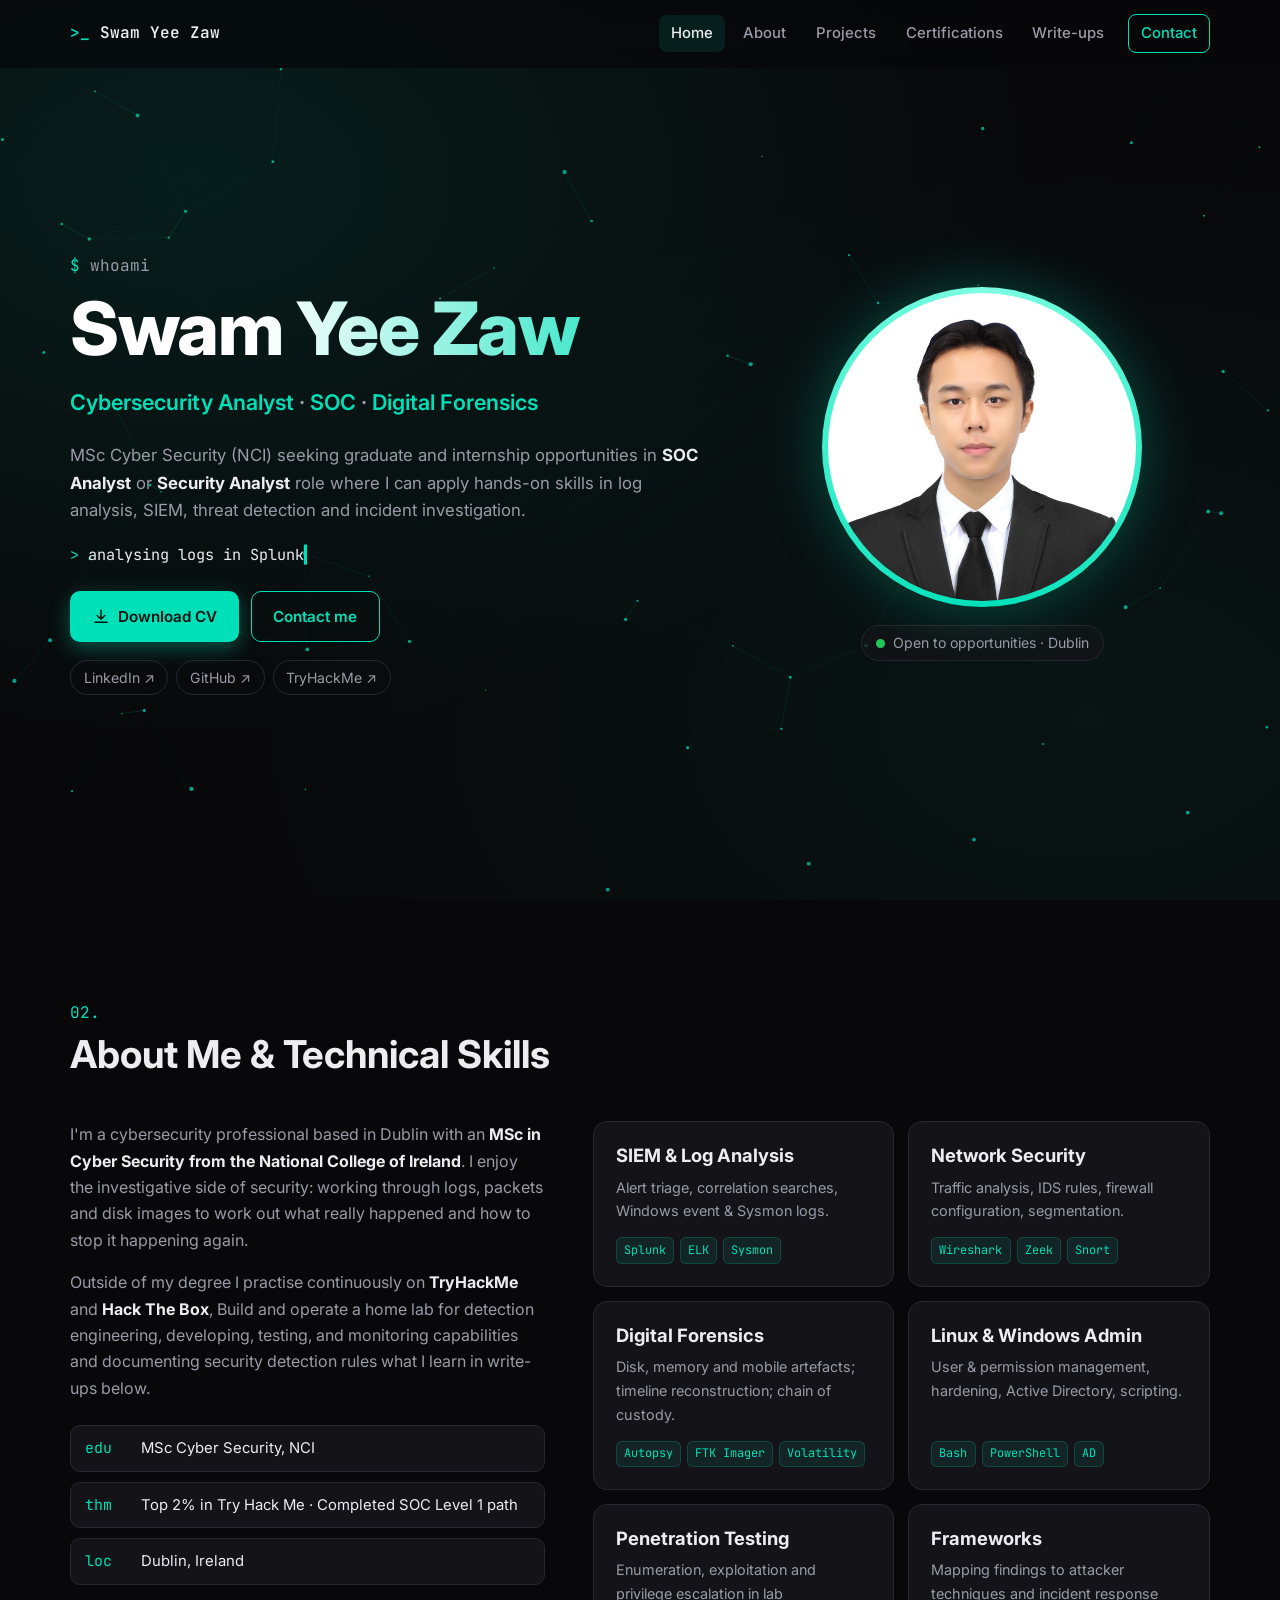
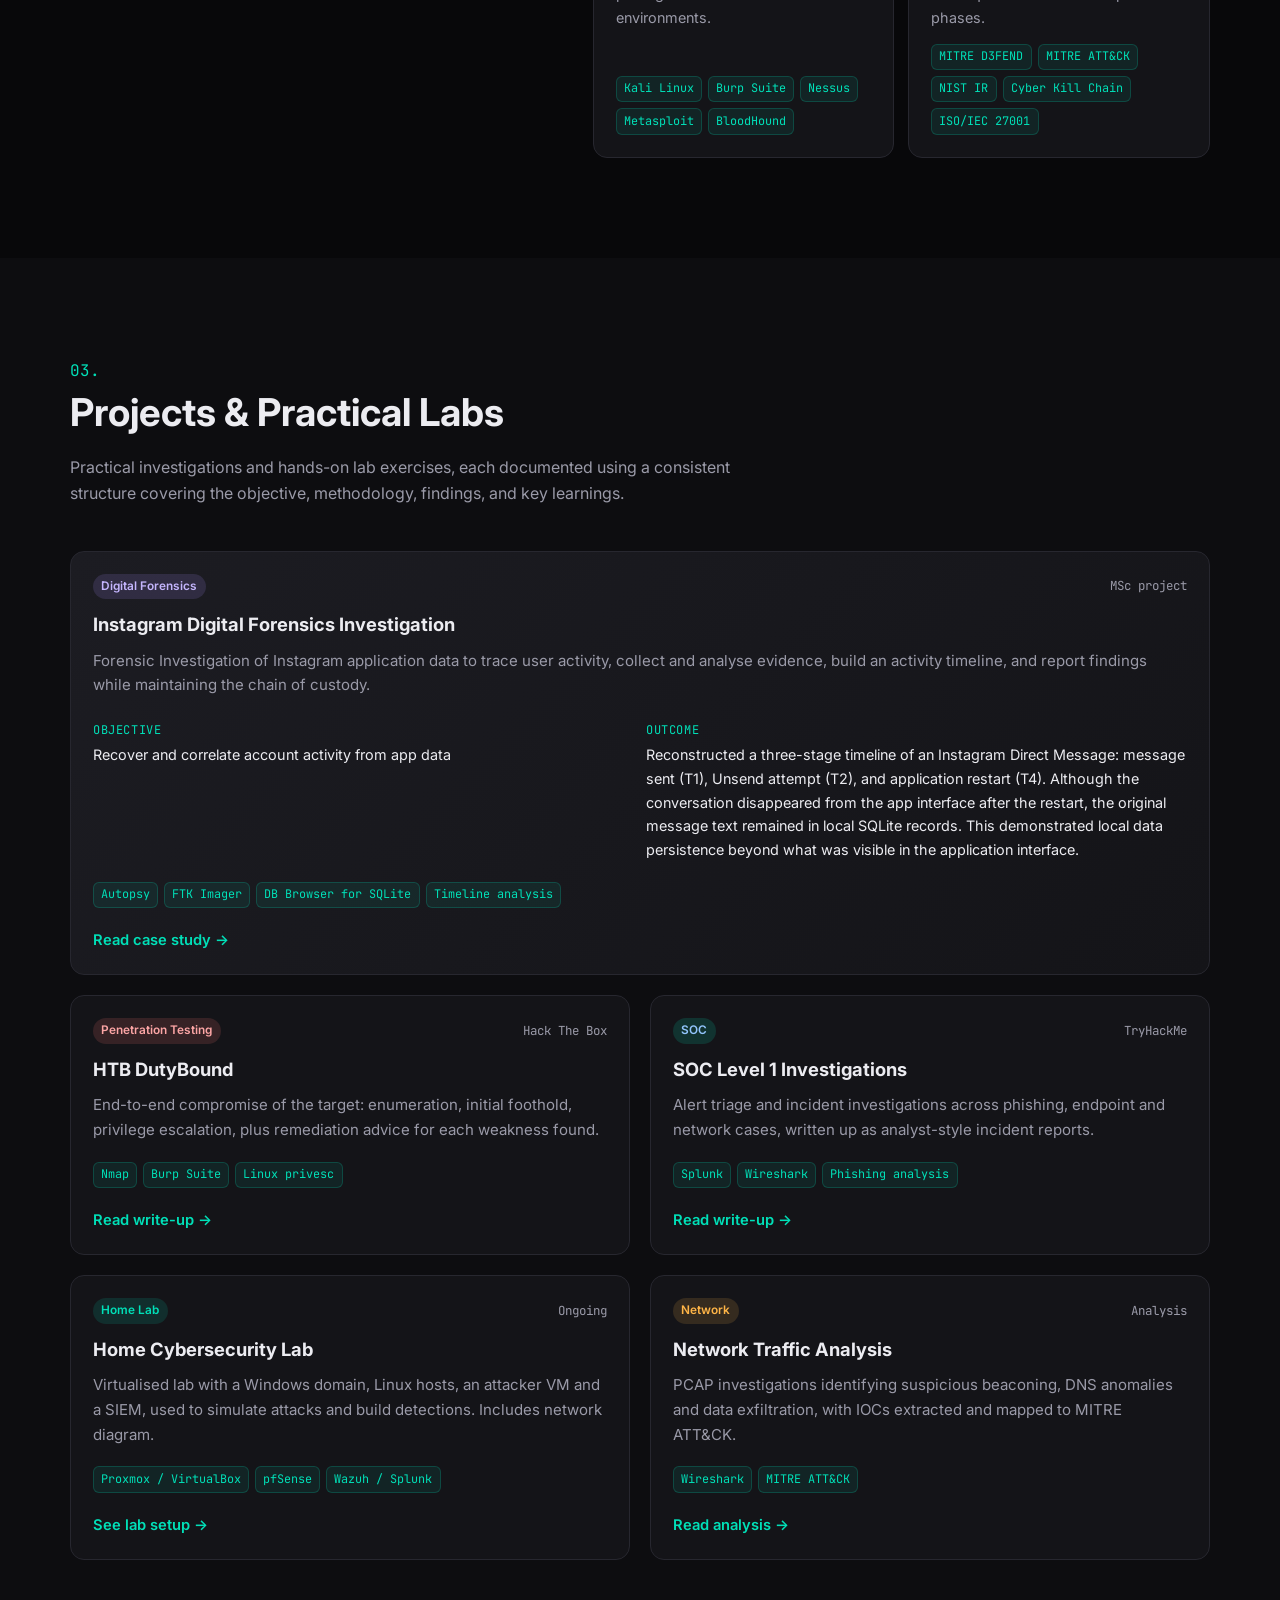
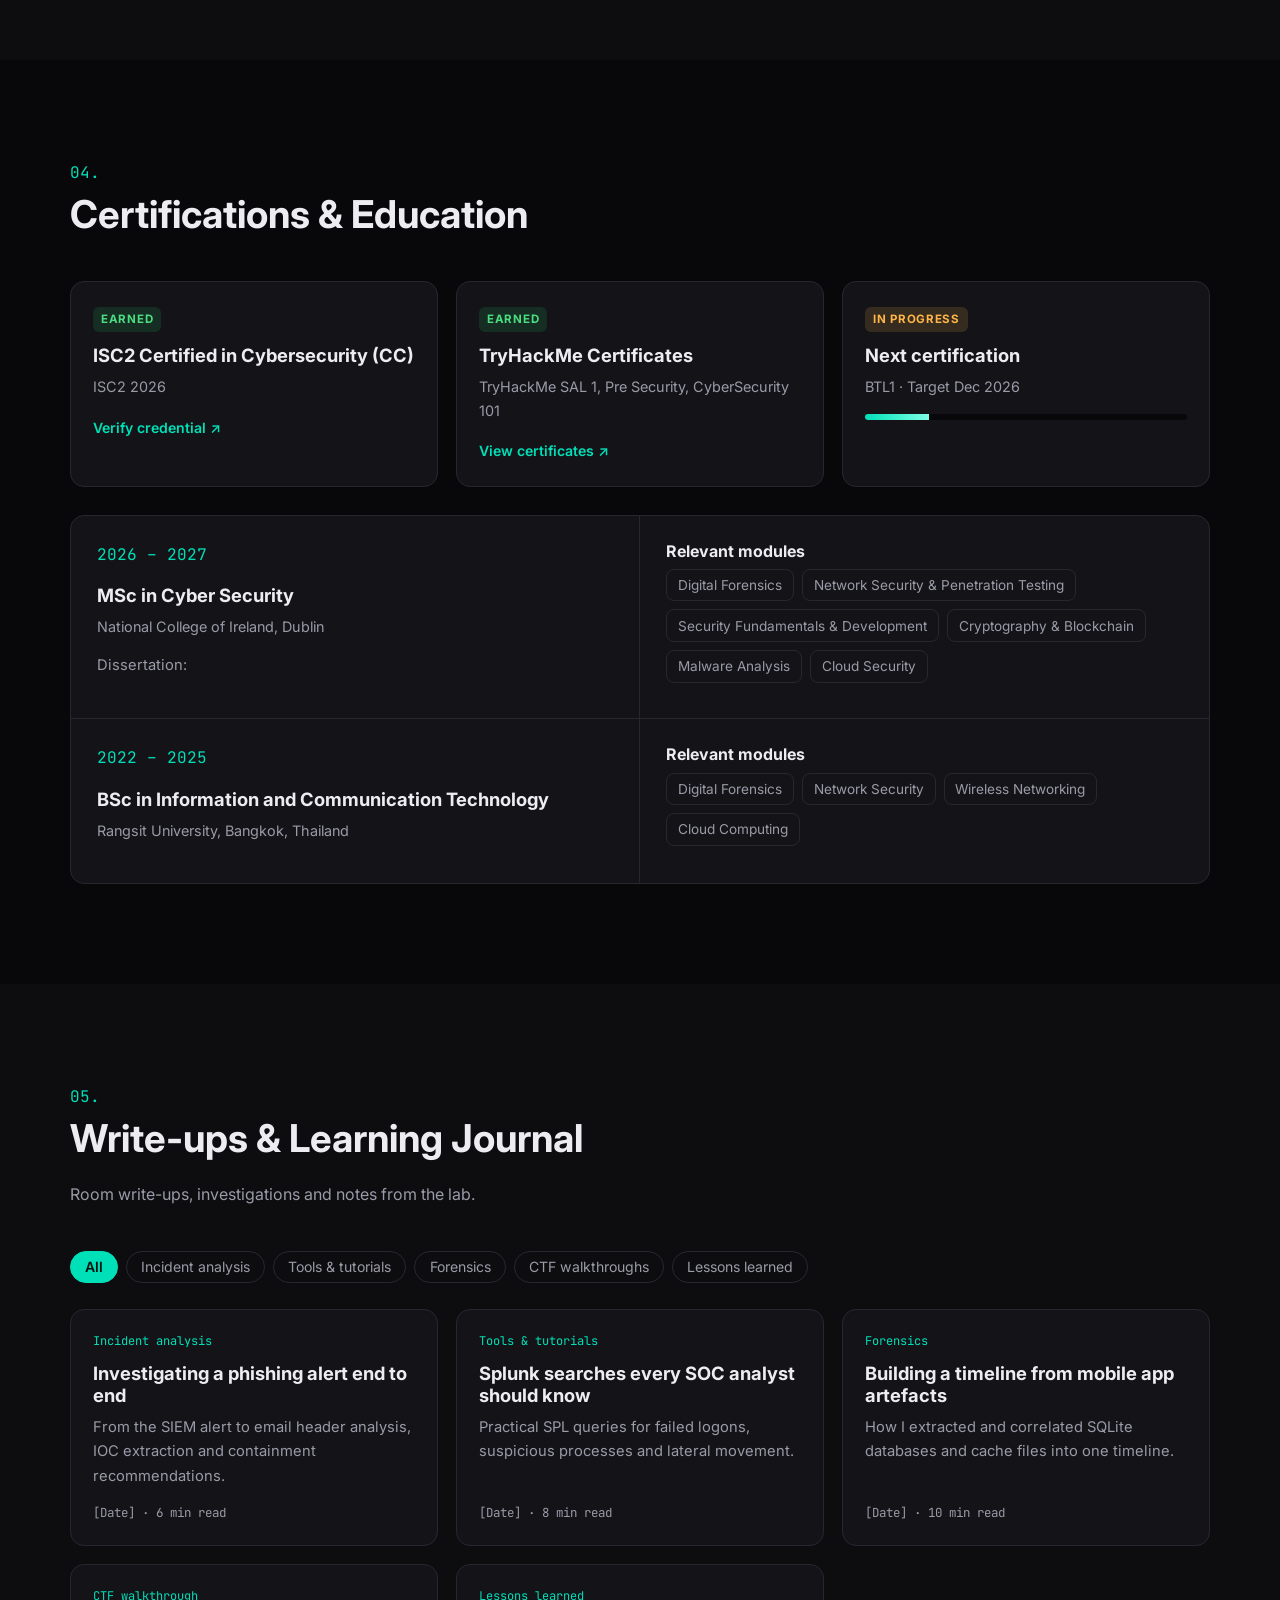
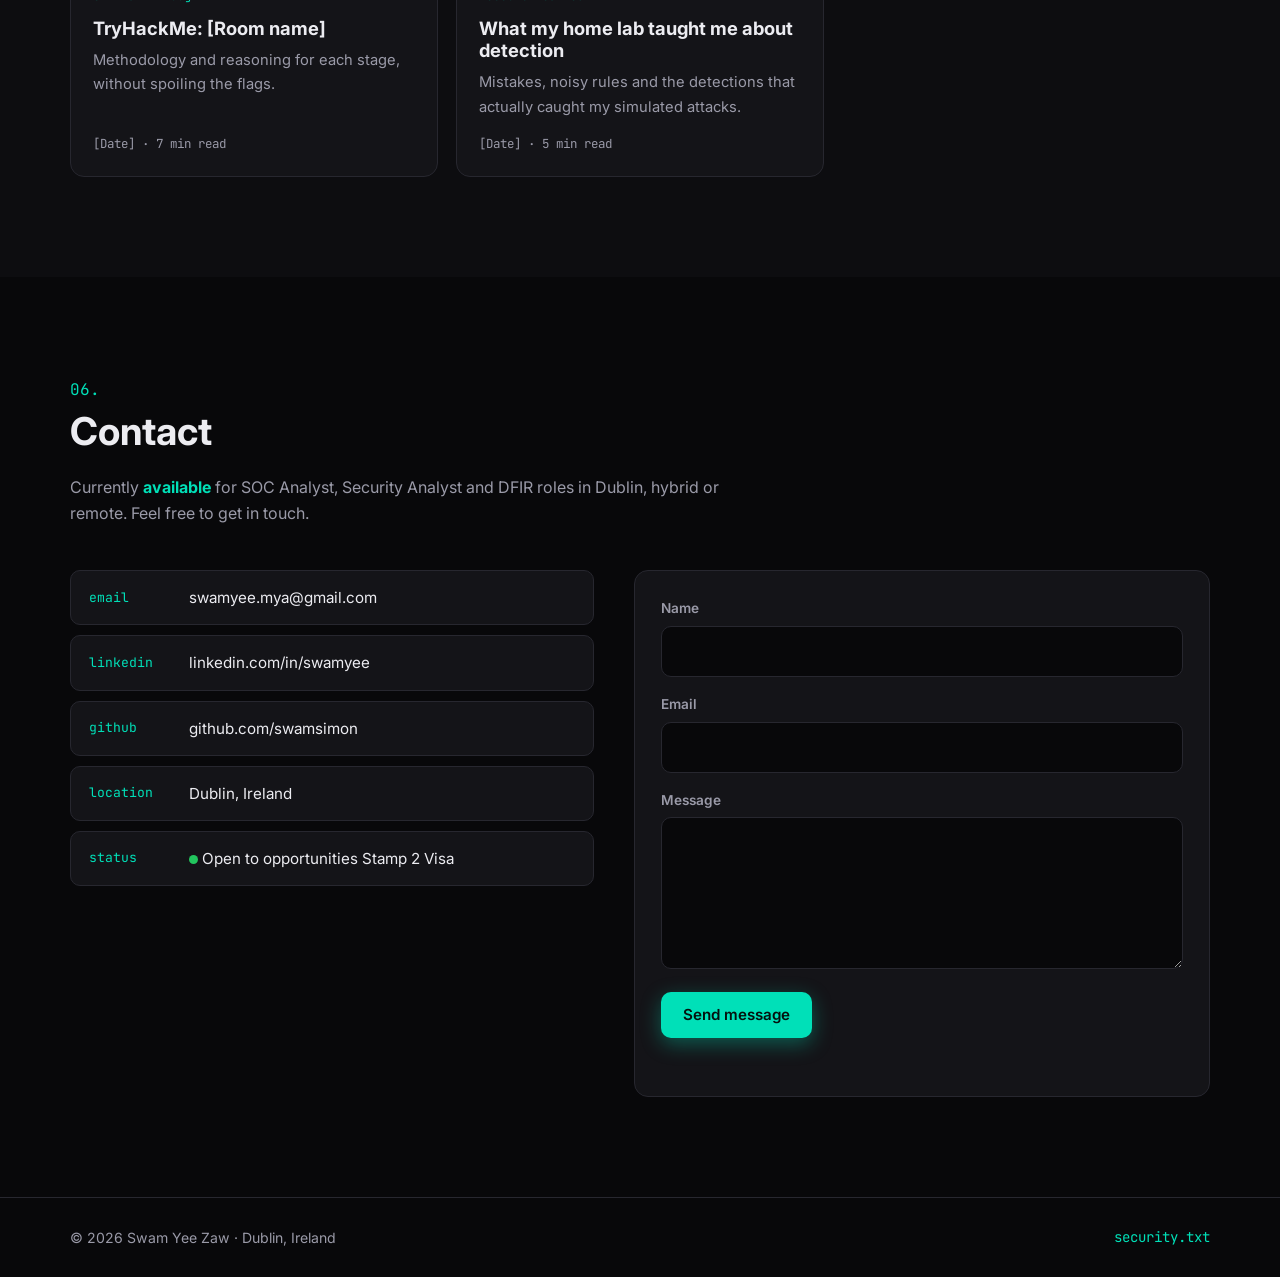
<file: index.html>
<!DOCTYPE html>
<html lang="en" class="no-js">
<head>
  <meta charset="UTF-8">
  <meta name="viewport" content="width=device-width, initial-scale=1.0">
  <meta name="theme-color" content="#08080a">
  <!-- EDIT: replace [Your Name] everywhere on this page (Ctrl+F) -->
  <title>  Swam Yee Zaw | Cybersecurity Analyst Portfolio</title>
  <meta name="description" content="Cybersecurity portfolio of Swam Yee Zaw – MSc Cyber Security (NCI), ISC2 CC. SOC, digital forensics, network security and hands-on labs. Based in Dublin, Ireland.">
  <meta property="og:title" content=" Swam Yee Zaw | Cybersecurity Analyst">
  <meta property="og:description" content="SOC, digital forensics and network security portfolio – Dublin, Ireland.">
  <meta property="og:type" content="website">
  <link rel="icon" href="assets/favicon.svg" type="image/svg+xml">
  <link rel="preconnect" href="https://fonts.googleapis.com">
  <link rel="preconnect" href="https://fonts.gstatic.com" crossorigin>
  <link href="https://fonts.googleapis.com/css2?family=Inter:wght@400;500;600;700;800&family=JetBrains+Mono:wght@400;600&display=swap" rel="stylesheet">
  <link rel="stylesheet" href="css/style.css">
</head>
<body>

  <a class="skip-link" href="#main">Skip to content</a>

  <!-- ============ NAVIGATION ============ -->
  <header class="nav" id="nav">
    <div class="nav__inner container">
      <a href="#home" class="nav__logo"><span class="accent">&gt;_</span> Swam Yee Zaw</a>
      <button class="nav__toggle" id="navToggle" aria-label="Open menu" aria-expanded="false" aria-controls="navMenu">
        <span></span><span></span><span></span>
      </button>
      <nav class="nav__menu" id="navMenu" aria-label="Main">
        <a href="#home" class="nav__link">Home</a>
        <a href="#about" class="nav__link">About</a>
        <a href="#projects" class="nav__link">Projects</a>
        <a href="#certifications" class="nav__link">Certifications</a>
        <a href="#writeups" class="nav__link">Write-ups</a>
        <a href="#contact" class="nav__link nav__link--cta">Contact</a>
      </nav>
    </div>
  </header>

  <main id="main">

    <!-- ============ 01. HOME ============ -->
    <section class="hero" id="home">
      <canvas id="particles" aria-hidden="true"></canvas>
      <div class="hero__inner container">
        <div class="hero__text">
          <p class="mono hero__prompt"><span class="accent">$</span> whoami</p>
          <h1 class="hero__name">Swam Yee Zaw</h1>
          <p class="hero__title">Cybersecurity Analyst <span class="dot">·</span> SOC <span class="dot">·</span> Digital Forensics</p>
          <!-- EDIT: your career objective, 1–2 sentences -->
          <p class="hero__objective">
            MSc Cyber Security (NCI) seeking graduate and internship opportunities in
            <strong>SOC Analyst</strong> or <strong>Security Analyst</strong> role where I can apply hands-on
            skills in log analysis, SIEM, threat detection and incident investigation.
          </p>
          <p class="mono hero__typing" aria-live="off"><span class="accent">&gt;</span> <span id="typed"></span><span class="caret">▍</span></p>

          <div class="hero__actions">
            <!-- EDIT: put your CV at assets/cv.pdf -->
            <a href="assets/CV.pdf" class="btn btn--primary" download>
              <svg viewBox="0 0 24 24" aria-hidden="true"><path d="M12 3v12m0 0-5-5m5 5 5-5M4 19h16" /></svg>
              Download CV
            </a>
            <a href="#contact" class="btn btn--ghost">Contact me</a>
          </div>

          <div class="hero__links">
            <!-- EDIT: your real profile URLs -->
            <a href="https://www.linkedin.com/in/swamyee" target="_blank" rel="noopener noreferrer" class="chip">LinkedIn ↗</a>
            <a href="https://github.com/swamsimon" target="_blank" rel="noopener noreferrer" class="chip">GitHub ↗</a>
            <a href="https://tryhackme.com/p/grindtilldawn" target="_blank" rel="noopener noreferrer" class="chip">TryHackMe ↗</a>
          </div>
        </div>

        <div class="hero__photo">
          <div class="avatar">
            <!-- EDIT: add assets/profile.jpg, then delete the initials span below -->
            <img src="assets/profile.jpg" alt="Portrait of Swam Yee Zaw" id="avatarImg">
            <span class="avatar__initials">YN</span>
          </div>
          <div class="status">
            <span class="status__dot"></span> Open to opportunities · Dublin
          </div>
        </div>
      </div>
    </section>

    <!-- ============ 02. ABOUT & SKILLS ============ -->
    <section class="section" id="about">
      <div class="container">
        <header class="section__head reveal">
          <p class="mono section__num">02.</p>
          <h2>About Me &amp; Technical Skills</h2>
        </header>

        <div class="about reveal">
          <div class="about__bio">
            <!-- EDIT: write in your own voice -->
            <p>I'm a cybersecurity professional based in Dublin with an <strong>MSc in Cyber Security from the National College of Ireland</strong>. I enjoy the investigative side of security: working through logs, packets and disk images to work out what really happened and how to stop it happening again.</p>
            <p>Outside of my degree I practise continuously on <strong>TryHackMe</strong> and <strong>Hack The Box</strong>, Build and operate a home lab for detection engineering, developing, testing, and monitoring capabilities and documenting security detection rules what I learn in write-ups below.</p>

            <ul class="facts">
              <li><span class="mono accent">edu</span> MSc Cyber Security, NCI</li>
              <!-- EDIT: real numbers from your THM profile -->
              <li><span class="mono accent">thm</span> Top 2% in Try Hack Me · Completed SOC Level 1 path</li>
              <li><span class="mono accent">loc</span> Dublin, Ireland</li>
            </ul>
          </div>

          <div class="skills">
            <article class="skill">
              <h3>SIEM &amp; Log Analysis</h3>
              <p>Alert triage, correlation searches, Windows event & Sysmon logs.</p>
              <div class="tags"><span>Splunk</span><span>ELK</span><span>Sysmon</span></div>
            </article>
            <article class="skill">
              <h3>Network Security</h3>
              <p>Traffic analysis, IDS rules, firewall configuration, segmentation.</p>
              <div class="tags"><span>Wireshark</span><span>Zeek</span><span>Snort</span></div>
            </article>
            <article class="skill">
              <h3>Digital Forensics</h3>
              <p>Disk, memory and mobile artefacts; timeline reconstruction; chain of custody.</p>
              <div class="tags"><span>Autopsy</span><span>FTK Imager</span><span>Volatility</span></div>
            </article>
            <article class="skill">
              <h3>Linux &amp; Windows Admin</h3>
              <p>User & permission management, hardening, Active Directory, scripting.</p>
              <div class="tags"><span>Bash</span><span>PowerShell</span><span>AD</span></div>
            </article>
            <article class="skill">
              <h3>Penetration Testing</h3>
              <p>Enumeration, exploitation and privilege escalation in lab environments.</p>
              <div class="tags"><span>Kali Linux</span><span>Burp Suite</span><span>Nessus</span><span>Metasploit</span><span>BloodHound</span></div>
            </article>
            <article class="skill">
              <h3>Frameworks</h3>
              <p>Mapping findings to attacker techniques and incident response phases.</p>
              <div class="tags"><span>MITRE D3FEND</span><span>MITRE ATT&amp;CK</span><span>NIST IR</span><span>Cyber Kill Chain</span><span>ISO/IEC 27001</span></div>
            </article>
          </div>
        </div>
      </div>
    </section>

    <!-- ============ 03. PROJECTS & LABS ============ -->
    <section class="section section--alt" id="projects">
      <div class="container">
        <header class="section__head reveal">
          <p class="mono section__num">03.</p>
          <h2>Projects &amp; Practical Labs</h2>
          <p class="section__lead">Practical investigations and hands-on lab exercises, each documented using a consistent structure covering the objective, methodology, findings, and key learnings.</p>
        </header>

        <div class="projects">
          <!-- EDIT: each card links to a write-up page in /writeups/ (copy writeups/template.html) -->
          <article class="project project--featured reveal">
            <div class="project__top">
              <span class="badge badge--forensics">Digital Forensics</span>
              <span class="mono project__type">MSc project</span>
            </div>
            <h3>Instagram Digital Forensics Investigation</h3>
            <p>Forensic Investigation of Instagram application data to trace user activity, collect and analyse evidence, build an activity timeline, and report findings while maintaining the chain of custody.</p>
            <dl class="project__meta">
              <div><dt>Objective</dt><dd>Recover and correlate account activity from app data</dd></div>
              <div><dt>Outcome</dt><dd>Reconstructed a three-stage timeline of an Instagram Direct Message: message sent (T1), Unsend attempt (T2), and application restart (T4). Although the conversation disappeared from the app interface after the restart, the original message text remained in local SQLite records. This demonstrated local data persistence beyond what was visible in the application interface.</dd></div>
            </dl>
            <div class="tags"><span>Autopsy</span><span>FTK Imager</span><span>DB Browser for SQLite</span><span>Timeline analysis</span></div>
            <a href="writeups/template.html" class="project__link">Read case study →</a>
          </article>

          <article class="project reveal">
            <div class="project__top">
              <span class="badge badge--offense">Penetration Testing</span>
              <span class="mono project__type">Hack The Box</span>
            </div>
            <h3>HTB DutyBound</h3>
            <p>End-to-end compromise of the target: enumeration, initial foothold, privilege escalation, plus remediation advice for each weakness found.</p>
            <div class="tags"><span>Nmap</span><span>Burp Suite</span><span>Linux privesc</span></div>
            <a href="writeups/template.html" class="project__link">Read write-up →</a>
          </article>

          <article class="project reveal">
            <div class="project__top">
              <span class="badge badge--soc">SOC</span>
              <span class="mono project__type">TryHackMe</span>
            </div>
            <h3>SOC Level 1 Investigations</h3>
            <p>Alert triage and incident investigations across phishing, endpoint and network cases, written up as analyst-style incident reports.</p>
            <div class="tags"><span>Splunk</span><span>Wireshark</span><span>Phishing analysis</span></div>
            <a href="writeups/template.html" class="project__link">Read write-up →</a>
          </article>

          <article class="project reveal">
            <div class="project__top">
              <span class="badge badge--lab">Home Lab</span>
              <span class="mono project__type">Ongoing</span>
            </div>
            <h3>Home Cybersecurity Lab</h3>
            <p>Virtualised lab with a Windows domain, Linux hosts, an attacker VM and a SIEM, used to simulate attacks and build detections. Includes network diagram.</p>
            <div class="tags"><span>Proxmox / VirtualBox</span><span>pfSense</span><span>Wazuh / Splunk</span></div>
            <a href="writeups/template.html" class="project__link">See lab setup →</a>
          </article>

          <article class="project reveal">
            <div class="project__top">
              <span class="badge badge--network">Network</span>
              <span class="mono project__type">Analysis</span>
            </div>
            <h3>Network Traffic Analysis</h3>
            <p>PCAP investigations identifying suspicious beaconing, DNS anomalies and data exfiltration, with IOCs extracted and mapped to MITRE ATT&amp;CK.</p>
            <div class="tags"><span>Wireshark</span><span>MITRE ATT&amp;CK</span></div>
            <a href="writeups/template.html" class="project__link">Read analysis →</a>
          </article>
        </div>
      </div>
    </section>

    <!-- ============ 04. CERTIFICATIONS & EDUCATION ============ -->
    <section class="section" id="certifications">
      <div class="container">
        <header class="section__head reveal">
          <p class="mono section__num">04.</p>
          <h2>Certifications &amp; Education</h2>
        </header>

        <div class="certs">
          <article class="cert reveal">
            <span class="cert__status cert__status--done">Earned</span>
            <h3>ISC2 Certified in Cybersecurity (CC)</h3>
            <p class="cert__issuer">ISC2 2026</p>
            <!-- EDIT: link to your Credly badge -->
            <a href="https://www.credly.com/badges/def352d2-2987-4edc-9752-01cf2c3309b8" class="cert__verify" target="_blank" rel="noopener noreferrer">Verify credential ↗</a>
          </article>

          <article class="cert reveal">
            <span class="cert__status cert__status--done">Earned</span>
            <h3>TryHackMe Certificates</h3>
            <p class="cert__issuer">TryHackMe SAL 1, Pre Security, CyberSecurity 101</p>
            <a href="https://tryhackme.com/certificate/THM-Y31GPSSKQG" class="cert__verify" target="_blank" rel="noopener noreferrer">View certificates ↗</a>
          </article>

          <article class="cert reveal">
            <span class="cert__status cert__status--progress">In progress</span>
            <h3>Next certification</h3>
            <p class="cert__issuer">BTL1 · Target Dec 2026</p>
            <!-- EDIT: data-progress is your % complete -->
            <div class="progress"><span data-progress="20"></span></div>
          </article>
        </div>

        <div class="edu reveal">
          <div class="edu__main">
            <p class="mono accent">2026 – 2027</p>
            <h3>MSc in Cyber Security</h3>
            <p class="cert__issuer">National College of Ireland, Dublin </p>
            <p>Dissertation: </p>
          </div>
          <div class="edu__modules">
            <h4>Relevant modules</h4>
            <!-- EDIT: your actual modules -->
            <ul class="modules">
              <li>Digital Forensics</li>
              <li>Network Security &amp; Penetration Testing</li>
              <li>Security Fundamentals &amp; Development</li>
              <li>Cryptography &amp; Blockchain</li>
              <li>Malware Analysis</li>
              <li>Cloud Security</li>
            </ul>
          </div>
          <div class="edu__prev">
            <p class="mono accent">2022 – 2025</p>
            <h3>BSc in Information and Communication Technology</h3>
            <p class="cert__issuer">Rangsit University, Bangkok, Thailand</p>
          </div>
          <div class="edu__modules">
            <h4>Relevant modules</h4>
            <!-- EDIT: your actual modules -->
            <ul class="modules">
              <li>Digital Forensics</li>
              <li>Network Security</li>
              <li>Wireless Networking</li>
              <li>Cloud Computing</li>
            </ul>
          </div>
        </div>
      </div>
    </section>

    <!-- ============ 05. WRITE-UPS / LEARNING JOURNAL ============ -->
    <section class="section section--alt" id="writeups">
      <div class="container">
        <header class="section__head reveal">
          <p class="mono section__num">05.</p>
          <h2>Write-ups &amp; Learning Journal</h2>
          <p class="section__lead">Room write-ups, investigations and notes from the lab.</p>
        </header>

        <div class="filters reveal" role="group" aria-label="Filter write-ups">
          <button class="filter is-active" data-filter="all">All</button>
          <button class="filter" data-filter="incident">Incident analysis</button>
          <button class="filter" data-filter="tools">Tools &amp; tutorials</button>
          <button class="filter" data-filter="forensics">Forensics</button>
          <button class="filter" data-filter="ctf">CTF walkthroughs</button>
          <button class="filter" data-filter="lessons">Lessons learned</button>
        </div>

        <!-- EDIT: one <a class="post"> per write-up. data-cat must match a filter above. -->
        <div class="posts">
          <a href="writeups/template.html" class="post reveal" data-cat="incident">
            <span class="post__cat">Incident analysis</span>
            <h3>Investigating a phishing alert end to end</h3>
            <p>From the SIEM alert to email header analysis, IOC extraction and containment recommendations.</p>
            <span class="post__meta mono">[Date] · 6 min read</span>
          </a>
          <a href="writeups/template.html" class="post reveal" data-cat="tools">
            <span class="post__cat">Tools &amp; tutorials</span>
            <h3>Splunk searches every SOC analyst should know</h3>
            <p>Practical SPL queries for failed logons, suspicious processes and lateral movement.</p>
            <span class="post__meta mono">[Date] · 8 min read</span>
          </a>
          <a href="writeups/template.html" class="post reveal" data-cat="forensics">
            <span class="post__cat">Forensics</span>
            <h3>Building a timeline from mobile app artefacts</h3>
            <p>How I extracted and correlated SQLite databases and cache files into one timeline.</p>
            <span class="post__meta mono">[Date] · 10 min read</span>
          </a>
          <a href="writeups/template.html" class="post reveal" data-cat="ctf">
            <span class="post__cat">CTF walkthrough</span>
            <h3>TryHackMe: [Room name]</h3>
            <p>Methodology and reasoning for each stage, without spoiling the flags.</p>
            <span class="post__meta mono">[Date] · 7 min read</span>
          </a>
          <a href="writeups/template.html" class="post reveal" data-cat="lessons">
            <span class="post__cat">Lessons learned</span>
            <h3>What my home lab taught me about detection</h3>
            <p>Mistakes, noisy rules and the detections that actually caught my simulated attacks.</p>
            <span class="post__meta mono">[Date] · 5 min read</span>
          </a>
        </div>
      </div>
    </section>

    <!-- ============ 06. CONTACT ============ -->
    <section class="section" id="contact">
      <div class="container">
        <header class="section__head reveal">
          <p class="mono section__num">06.</p>
          <h2>Contact</h2>
          <p class="section__lead">Currently <strong class="accent">available</strong> for SOC Analyst, Security Analyst and DFIR roles in Dublin, hybrid or remote. Feel free to get in touch.</p>
        </header>

        <div class="contact">
          <ul class="contact__list reveal">
            <li>
              <span class="mono accent">email</span>
              <!-- Email is assembled by JavaScript so bots can't scrape it. EDIT in js/main.js -->
              <a href="#" id="emailLink" class="contact__value">enable JavaScript to view</a>
            </li>
            <li>
              <span class="mono accent">linkedin</span>
              <a href="https://www.linkedin.com/in/swamyee/" target="_blank" rel="noopener noreferrer" class="contact__value">linkedin.com/in/swamyee</a>
            </li>
            <li>
              <span class="mono accent">github</span>
              <a href="https://github.com/swamsimon" target="_blank" rel="noopener noreferrer" class="contact__value">github.com/swamsimon</a>
            </li>
            <li>
              <span class="mono accent">location</span>
              <span class="contact__value">Dublin, Ireland</span>
            </li>
            <li>
              <span class="mono accent">status</span>
              <span class="contact__value"><span class="status__dot"></span> Open to opportunities  Stamp 2 Visa</span>
            </li>
          </ul>

          <!-- Form posts to Formspree (free). EDIT: replace YOUR_FORM_ID in js/main.js. Until then it opens the visitor's email app. -->
          <form class="form reveal" id="contactForm" novalidate>
            <div class="form__row">
              <label for="name">Name</label>
              <input id="name" name="name" type="text" autocomplete="name" required maxlength="100">
            </div>
            <div class="form__row">
              <label for="email">Email</label>
              <input id="email" name="email" type="email" autocomplete="email" required maxlength="200">
            </div>
            <div class="form__row">
              <label for="message">Message</label>
              <textarea id="message" name="message" rows="5" required maxlength="3000"></textarea>
            </div>
            <!-- honeypot field to catch spam bots -->
            <input type="text" name="_gotcha" class="hp" tabindex="-1" autocomplete="off" aria-hidden="true">
            <button type="submit" class="btn btn--primary">Send message</button>
            <p class="form__status" id="formStatus" role="status"></p>
          </form>
        </div>
      </div>
    </section>
  </main>

  <footer class="footer">
    <div class="container footer__inner">
      <p>&copy; <span id="year"></span> Swam Yee Zaw · Dublin, Ireland</p>
      <p class="mono"><a href=".well-known/security.txt">security.txt</a></p>
    </div>
  </footer>

  <script src="js/main.js" defer></script>
</body>
</html>
</file>
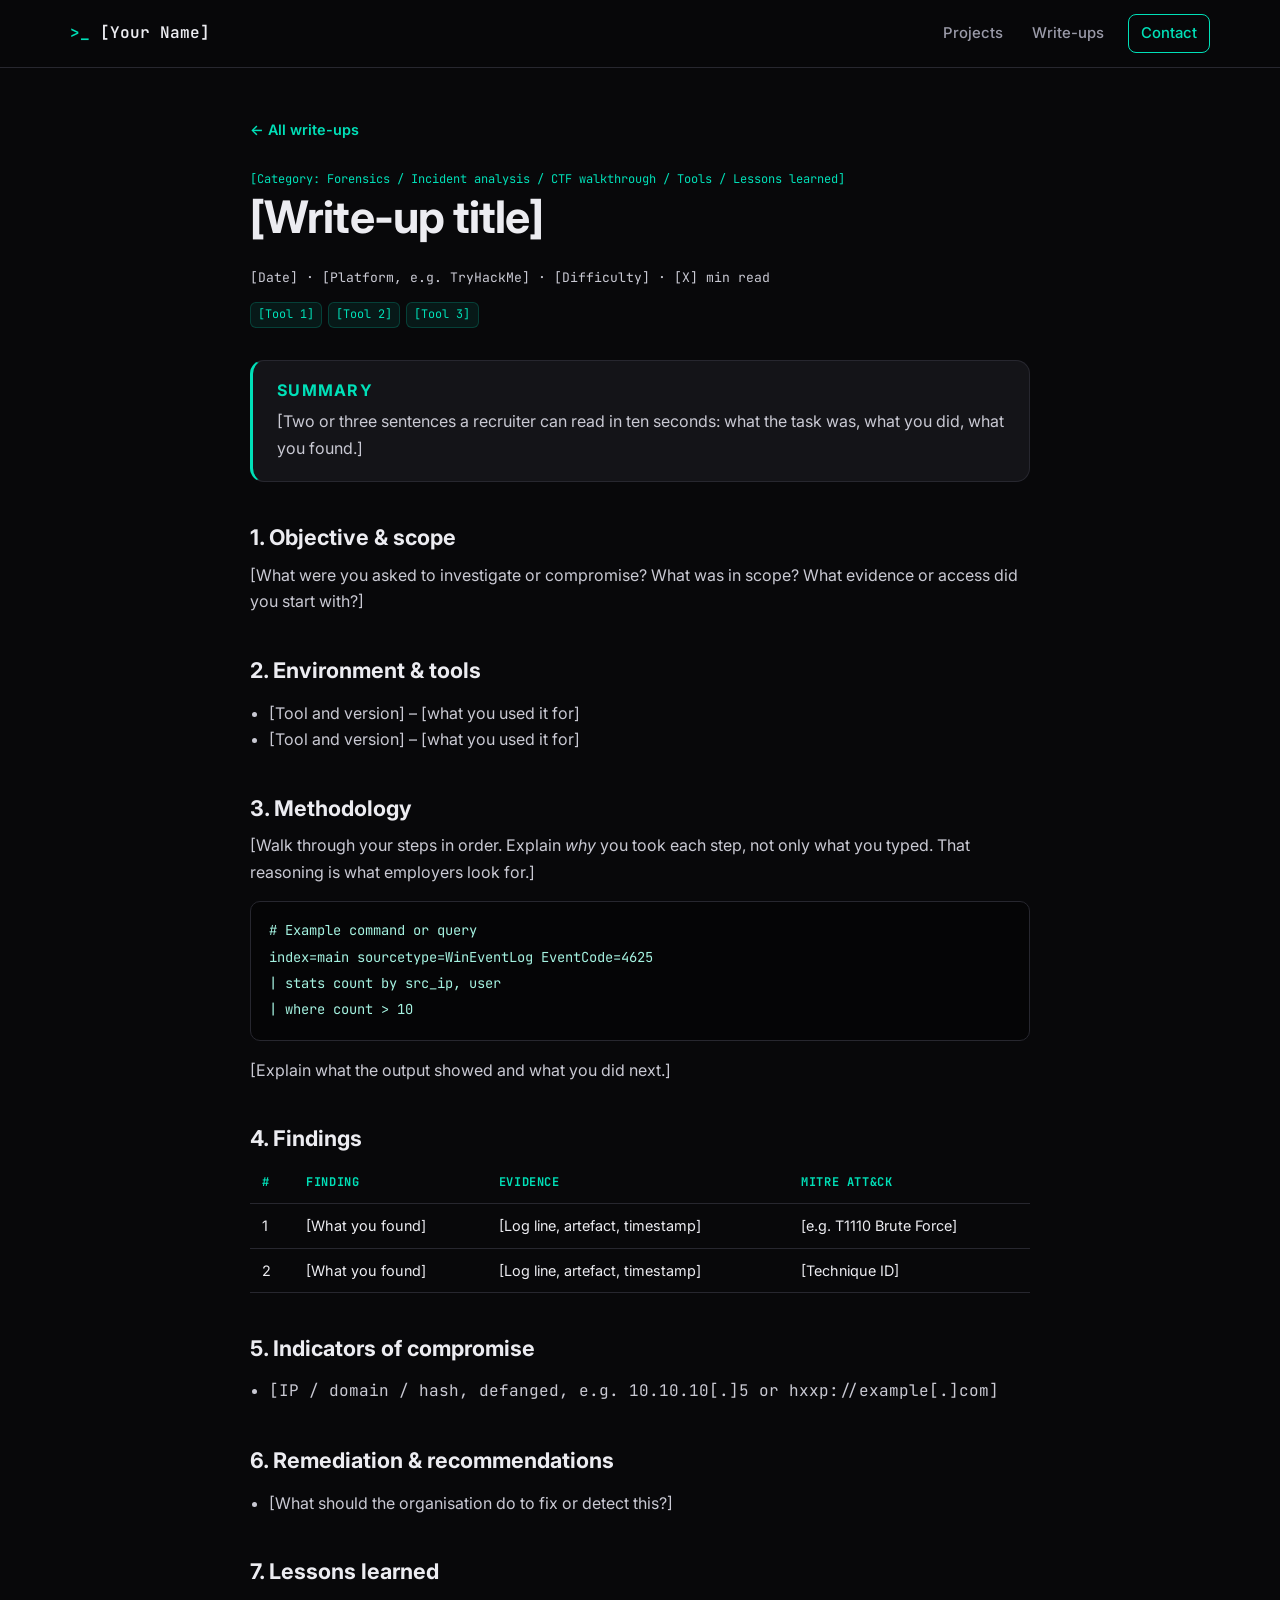
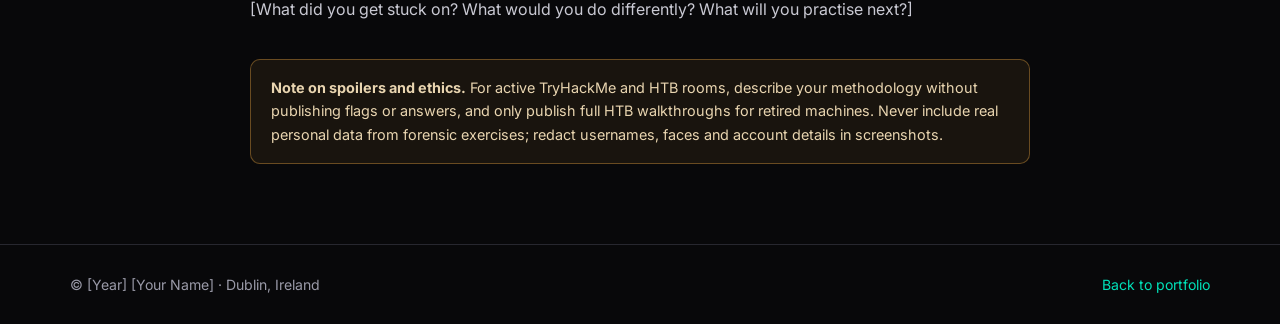
<file: writeups/template.html>
<!DOCTYPE html>
<html lang="en" class="no-js">
<head>
  <meta charset="UTF-8">
  <meta name="viewport" content="width=device-width, initial-scale=1.0">
  <meta name="theme-color" content="#08080a">
  <!--
    HOW TO USE THIS TEMPLATE
    1. Copy this file and rename it, e.g. instagram-forensics.html
    2. Replace everything in [square brackets]
    3. Put screenshots in assets/writeups/ and link them with ../assets/writeups/your-image.png
    4. On index.html, point the matching project card or post to writeups/your-file.html
  -->
  <title>[Write-up title] | [Your Name]</title>
  <meta name="description" content="[One-sentence summary of this write-up]">
  <link rel="icon" href="../assets/favicon.svg" type="image/svg+xml">
  <link rel="preconnect" href="https://fonts.googleapis.com">
  <link rel="preconnect" href="https://fonts.gstatic.com" crossorigin>
  <link href="https://fonts.googleapis.com/css2?family=Inter:wght@400;500;600;700;800&family=JetBrains+Mono:wght@400;600&display=swap" rel="stylesheet">
  <link rel="stylesheet" href="../css/style.css">
</head>
<body>
  <header class="nav is-scrolled">
    <div class="nav__inner container">
      <a href="../index.html" class="nav__logo"><span class="accent">&gt;_</span> [Your Name]</a>
      <nav class="nav__menu nav__menu--static" aria-label="Main">
        <a href="../index.html#projects" class="nav__link">Projects</a>
        <a href="../index.html#writeups" class="nav__link">Write-ups</a>
        <a href="../index.html#contact" class="nav__link nav__link--cta">Contact</a>
      </nav>
    </div>
  </header>

  <main class="article container">
    <a href="../index.html#writeups" class="article__back">← All write-ups</a>

    <header class="article__head">
      <span class="post__cat">[Category: Forensics / Incident analysis / CTF walkthrough / Tools / Lessons learned]</span>
      <h1>[Write-up title]</h1>
      <p class="article__meta mono">[Date] · [Platform, e.g. TryHackMe] · [Difficulty] · [X] min read</p>
      <div class="tags"><span>[Tool 1]</span><span>[Tool 2]</span><span>[Tool 3]</span></div>
    </header>

    <section class="summary">
      <h2>Summary</h2>
      <p>[Two or three sentences a recruiter can read in ten seconds: what the task was, what you did, what you found.]</p>
    </section>

    <h2>1. Objective &amp; scope</h2>
    <p>[What were you asked to investigate or compromise? What was in scope? What evidence or access did you start with?]</p>

    <h2>2. Environment &amp; tools</h2>
    <ul>
      <li>[Tool and version] – [what you used it for]</li>
      <li>[Tool and version] – [what you used it for]</li>
    </ul>

    <h2>3. Methodology</h2>
    <p>[Walk through your steps in order. Explain <em>why</em> you took each step, not only what you typed. That reasoning is what employers look for.]</p>
<pre><code># Example command or query
index=main sourcetype=WinEventLog EventCode=4625
| stats count by src_ip, user
| where count &gt; 10</code></pre>
    <p>[Explain what the output showed and what you did next.]</p>
    <!-- <figure><img src="../assets/writeups/your-screenshot.png" alt="Describe the screenshot"><figcaption>Figure 1 – caption</figcaption></figure> -->

    <h2>4. Findings</h2>
    <div class="table-wrap">
      <table>
        <thead><tr><th>#</th><th>Finding</th><th>Evidence</th><th>MITRE ATT&amp;CK</th></tr></thead>
        <tbody>
          <tr><td>1</td><td>[What you found]</td><td>[Log line, artefact, timestamp]</td><td>[e.g. T1110 Brute Force]</td></tr>
          <tr><td>2</td><td>[What you found]</td><td>[Log line, artefact, timestamp]</td><td>[Technique ID]</td></tr>
        </tbody>
      </table>
    </div>

    <h2>5. Indicators of compromise</h2>
    <ul>
      <li class="mono">[IP / domain / hash, defanged, e.g. 10.10.10[.]5 or hxxp://example[.]com]</li>
    </ul>

    <h2>6. Remediation &amp; recommendations</h2>
    <ul>
      <li>[What should the organisation do to fix or detect this?]</li>
    </ul>

    <h2>7. Lessons learned</h2>
    <p>[What did you get stuck on? What would you do differently? What will you practise next?]</p>

    <aside class="note">
      <strong>Note on spoilers and ethics.</strong> For active TryHackMe and HTB rooms, describe your methodology without publishing flags or answers, and only publish full HTB walkthroughs for retired machines. Never include real personal data from forensic exercises; redact usernames, faces and account details in screenshots.
    </aside>
  </main>

  <footer class="footer">
    <div class="container footer__inner">
      <p>&copy; [Year] [Your Name] · Dublin, Ireland</p>
      <p><a href="../index.html">Back to portfolio</a></p>
    </div>
  </footer>
</body>
</html>
</file>
<file: css/style.css>
/* =========================================================
   Cybersecurity Portfolio – design tokens
   Change colours here and the whole site follows.
   ========================================================= */
:root {
  --bg: #08080a;          /* obsidian black */
  --bg-alt: #0d0d10;
  --surface: #141418;
  --surface-2: #1c1c22;
  --border: #27272f;
  --text: #ececf1;
  --muted: #9a9aa8;
  --accent: #00e0b8;      /* terminal green */
  --on-accent: #04110e;   /* text on green buttons */
  --accent-2: #00e0b8;    /* terminal green-cyan */
  --warn: #ffb547;
  --radius: 14px;
  --font: "Inter", system-ui, -apple-system, "Segoe UI", sans-serif;
  --mono: "JetBrains Mono", ui-monospace, Consolas, monospace;
  --shadow: 0 10px 30px rgba(0, 0, 0, .6);
  --nav-h: 68px;
  --section-pad: 100px;  /* space above and below each section */
  --nav-gap: 28px;       /* space between the menu bar and a heading after clicking a menu link */
}

*, *::before, *::after { box-sizing: border-box; }
html { scroll-behavior: smooth; }
body {
  margin: 0;
  background: var(--bg);
  color: var(--text);
  font-family: var(--font);
  font-size: 16px;
  line-height: 1.65;
  -webkit-font-smoothing: antialiased;
}
img { max-width: 100%; display: block; }
a { color: var(--accent); text-decoration: none; }
a:hover { text-decoration: underline; }
h1, h2, h3, h4 { line-height: 1.2; margin: 0 0 .5em; }
h2 { font-size: clamp(1.7rem, 3.5vw, 2.4rem); }
h3 { font-size: 1.15rem; }
p { margin: 0 0 1em; }

.container { width: min(1140px, 100% - 32px); margin-inline: auto; }
.mono { font-family: var(--mono); }
.accent { color: var(--accent-2); }
.skip-link { position: absolute; left: -999px; top: 8px; background: var(--accent); color: var(--on-accent); padding: 8px 14px; border-radius: 8px; z-index: 100; }
.skip-link:focus { left: 8px; }
:focus-visible { outline: 2px solid var(--accent-2); outline-offset: 3px; }

/* ---------- Buttons, chips, tags ---------- */
.btn {
  display: inline-flex; align-items: center; gap: .5em;
  padding: .8em 1.4em; border-radius: 10px;
  font-weight: 600; font-size: .95rem; border: 1px solid transparent;
  cursor: pointer; transition: transform .2s, box-shadow .2s, background .2s;
  font-family: inherit;
}
.btn svg { width: 18px; height: 18px; fill: none; stroke: currentColor; stroke-width: 2; stroke-linecap: round; stroke-linejoin: round; }
.btn:hover { text-decoration: none; transform: translateY(-2px); }
.btn--primary { background: var(--accent); color: var(--on-accent); box-shadow: 0 6px 20px rgba(0, 224, 184, .35); }
.btn--primary:hover { box-shadow: 0 10px 28px rgba(0, 224, 184, .5); }
.btn--ghost { border-color: var(--accent); color: var(--accent); background: transparent; }
.btn--ghost:hover { background: rgba(0, 224, 184, .1); }

.chip {
  display: inline-block; padding: .35em .9em; border: 1px solid var(--border);
  border-radius: 999px; color: var(--muted); font-size: .88rem; transition: .2s;
}
.chip:hover { color: var(--text); border-color: var(--accent); text-decoration: none; }

.tags { display: flex; flex-wrap: wrap; gap: 6px; margin-top: auto; }
.tags span {
  font-family: var(--mono); font-size: .74rem; color: var(--accent-2);
  background: rgba(0, 224, 184, .08); border: 1px solid rgba(0, 224, 184, .2);
  padding: .2em .6em; border-radius: 6px;
}

/* ---------- Navigation ---------- */
.nav {
  position: fixed; inset: 0 0 auto 0; height: var(--nav-h); z-index: 50;
  background: rgba(8, 8, 10, .72); backdrop-filter: blur(12px);
  border-bottom: 1px solid transparent; transition: border-color .3s, background .3s;
}
.nav.is-scrolled { border-bottom-color: var(--border); background: rgba(8, 8, 10, .92); }
.nav__inner { height: 100%; display: flex; align-items: center; justify-content: space-between; }
.nav__logo { font-family: var(--mono); font-weight: 600; color: var(--text); }
.nav__logo:hover { text-decoration: none; }
.nav__menu { display: flex; gap: 6px; align-items: center; }
.nav__link { color: var(--muted); padding: .45em .8em; border-radius: 8px; font-size: .93rem; font-weight: 500; }
.nav__link:hover, .nav__link.is-active { color: var(--text); text-decoration: none; background: rgba(0, 224, 184, .1); }
.nav__link--cta { color: var(--accent); border: 1px solid var(--accent); margin-left: 6px; }
.nav__toggle { display: none; background: none; border: 0; cursor: pointer; padding: 10px; }
.nav__toggle span { display: block; width: 22px; height: 2px; background: var(--text); margin: 5px 0; transition: .3s; }

/* ---------- Hero ---------- */
.hero {
  position: relative; min-height: 100vh; min-height: 100svh;
  display: flex; align-items: center; overflow: hidden;
  padding: calc(var(--nav-h) + 40px) 0 60px;
  background:
    radial-gradient(ellipse at 15% 20%, rgba(0, 224, 184, .10), transparent 55%),
    radial-gradient(ellipse at 85% 80%, rgba(0, 224, 184, .06), transparent 55%),
    var(--bg);
}
#particles { position: absolute; inset: 0; width: 100%; height: 100%; }
.hero__inner { position: relative; display: grid; grid-template-columns: 1.4fr 1fr; gap: 48px; align-items: center; }
.hero__prompt { color: var(--muted); margin-bottom: .4em; }
.hero__name { font-size: clamp(2.6rem, 7vw, 4.6rem); font-weight: 800; letter-spacing: -.02em; margin-bottom: .15em;
  background: linear-gradient(90deg, #fff 30%, var(--accent)); -webkit-background-clip: text; background-clip: text; color: transparent; }
.hero__title { font-size: clamp(1.05rem, 2.2vw, 1.35rem); color: var(--accent); font-weight: 600; }
.hero__title .dot { color: var(--muted); }
.hero__objective { color: var(--muted); max-width: 58ch; font-size: 1.05rem; }
.hero__objective strong { color: var(--text); }
.hero__typing { color: var(--text); min-height: 1.6em; font-size: .95rem; }
.caret { color: var(--accent-2); animation: blink 1s steps(1) infinite; }
@keyframes blink { 50% { opacity: 0; } }
.hero__actions { display: flex; gap: 12px; flex-wrap: wrap; margin: 24px 0 18px; }
.hero__links { display: flex; gap: 8px; flex-wrap: wrap; }

.hero__photo { display: flex; flex-direction: column; align-items: center; gap: 18px; }
.avatar {
  position: relative; width: min(320px, 70vw); aspect-ratio: 1; border-radius: 50%;
  padding: 6px; background: conic-gradient(from 180deg, var(--accent), #7dffe3, var(--accent));
  box-shadow: 0 0 60px rgba(0, 224, 184, .3);
}
.avatar img, .avatar__initials {
  width: 100%; height: 100%; border-radius: 50%; object-fit: cover; background: var(--surface);
}
.avatar img + .avatar__initials { display: none; }
.no-js .avatar img { display: none; }
.no-js .avatar img + .avatar__initials { display: grid; }
.avatar__initials { display: grid; place-items: center; font-size: 4rem; font-weight: 800; color: var(--accent); font-family: var(--mono); }
.status { display: inline-flex; align-items: center; gap: 8px; font-size: .88rem; color: var(--muted);
  border: 1px solid var(--border); padding: .4em 1em; border-radius: 999px; background: rgba(20, 20, 24, .7); }
.status__dot { display: inline-block; width: 9px; height: 9px; border-radius: 50%; background: #22c55e; box-shadow: 0 0 0 0 rgba(34, 197, 94, .6); animation: pulse 2s infinite; }
@keyframes pulse { 70% { box-shadow: 0 0 0 8px rgba(34, 197, 94, 0); } 100% { box-shadow: 0 0 0 0 rgba(34, 197, 94, 0); } }

/* ---------- Sections ---------- */
.section { padding: var(--section-pad) 0; scroll-margin-top: calc(var(--nav-h) + var(--nav-gap) - var(--section-pad)); }
.section--alt { background: var(--bg-alt); }
.section__head { margin-bottom: 44px; max-width: 70ch; }
.section__num { color: var(--accent-2); margin-bottom: .3em; }
.section__lead { color: var(--muted); }

/* ---------- About ---------- */
.about { display: grid; grid-template-columns: 1fr 1.3fr; gap: 48px; }
.about__bio p { color: var(--muted); }
.about__bio strong { color: var(--text); }
.facts { list-style: none; padding: 0; margin: 24px 0 0; display: grid; gap: 10px; }
.facts li { display: flex; gap: 14px; padding: 10px 14px; background: var(--surface); border: 1px solid var(--border); border-radius: 10px; font-size: .93rem; }
.facts .mono { min-width: 42px; }

.skills { display: grid; grid-template-columns: repeat(2, 1fr); gap: 14px; }
.skill, .project, .cert, .post {
  background: var(--surface); border: 1px solid var(--border); border-radius: var(--radius);
  padding: 22px; transition: transform .25s, border-color .25s, box-shadow .25s;
}
.skill { display: flex; flex-direction: column; }
.skill p { color: var(--muted); font-size: .9rem; }
.skill:hover, .project:hover, .cert:hover, .post:hover { transform: translateY(-4px); border-color: var(--accent); box-shadow: var(--shadow); }

/* ---------- Projects ---------- */
.projects { display: grid; grid-template-columns: repeat(2, 1fr); gap: 20px; }
.project { display: flex; flex-direction: column; gap: 4px; }
.project--featured { grid-column: 1 / -1; background: linear-gradient(135deg, var(--surface-2), var(--surface)); }
.project p { color: var(--muted); font-size: .94rem; }
.project__top { display: flex; justify-content: space-between; align-items: center; margin-bottom: 10px; gap: 10px; }
.project__type { font-size: .78rem; color: var(--muted); }
.project__meta { display: grid; grid-template-columns: repeat(2, 1fr); gap: 12px; margin: 4px 0 16px; }
.project__meta dt { font-family: var(--mono); font-size: .75rem; color: var(--accent-2); text-transform: uppercase; letter-spacing: .05em; }
.project__meta dd { margin: 2px 0 0; font-size: .9rem; }
.project .tags { margin-bottom: 16px; }
.project__link { font-weight: 600; font-size: .92rem; }

.badge { font-size: .74rem; font-weight: 600; padding: .25em .7em; border-radius: 999px; }
.badge--forensics { background: rgba(167, 139, 250, .15); color: #c4b5fd; }
.badge--offense { background: rgba(248, 113, 113, .15); color: #fca5a5; }
.badge--soc { background: rgba(0, 224, 184, .15); color: #93c5fd; }
.badge--lab { background: rgba(0, 224, 184, .13); color: var(--accent-2); }
.badge--network { background: rgba(255, 181, 71, .14); color: var(--warn); }

/* ---------- Certifications & Education ---------- */
.certs { display: grid; grid-template-columns: repeat(3, 1fr); gap: 18px; margin-bottom: 28px; }
.cert__status { display: inline-block; font-size: .72rem; font-weight: 700; text-transform: uppercase; letter-spacing: .06em; padding: .25em .7em; border-radius: 6px; margin-bottom: 12px; }
.cert__status--done { background: rgba(34, 197, 94, .14); color: #4ade80; }
.cert__status--progress { background: rgba(255, 181, 71, .14); color: var(--warn); }
.cert__issuer { color: var(--muted); font-size: .9rem; }
.cert__verify { font-size: .88rem; font-weight: 600; }
.progress { height: 6px; background: var(--bg); border-radius: 99px; overflow: hidden; }
.progress span { display: block; height: 100%; background: linear-gradient(90deg, var(--accent), #7dffe3); }

.edu { display: grid; grid-template-columns: 1fr 1fr; gap: 0; background: var(--surface); border: 1px solid var(--border); border-radius: var(--radius); overflow: hidden; }
.edu > div { padding: 26px; }
.edu__main { border-right: 1px solid var(--border); }
.edu__prev { border-top: 1px solid var(--border); border-right: 1px solid var(--border); }
.edu__prev + .edu__modules { border-top: 1px solid var(--border); }
.edu__prev:last-child { grid-column: 1 / -1; border-right: 0; }
.edu__main p:last-child { color: var(--muted); font-size: .92rem; }
.modules { list-style: none; padding: 0; margin: 0; display: flex; flex-wrap: wrap; gap: 8px; }
.modules li { font-size: .85rem; padding: .3em .8em; border: 1px solid var(--border); border-radius: 8px; color: var(--muted); }

/* ---------- Write-ups ---------- */
.filters { display: flex; flex-wrap: wrap; gap: 8px; margin-bottom: 26px; }
.filter { font-family: inherit; font-size: .88rem; background: transparent; color: var(--muted); border: 1px solid var(--border); padding: .45em 1em; border-radius: 999px; cursor: pointer; transition: .2s; }
.filter:hover { color: var(--text); border-color: var(--accent); }
.filter.is-active { background: var(--accent); border-color: var(--accent); color: var(--on-accent); font-weight: 600; }
.posts { display: grid; grid-template-columns: repeat(3, 1fr); gap: 18px; }
.post { display: flex; flex-direction: column; color: var(--text); }
.post:hover { text-decoration: none; }
.post p { color: var(--muted); font-size: .92rem; }
.post__cat { font-family: var(--mono); font-size: .75rem; color: var(--accent-2); margin-bottom: 10px; }
.post__meta { margin-top: auto; font-size: .78rem; color: var(--muted); }
.post.is-hidden { display: none; }

/* ---------- Contact ---------- */
.contact { display: grid; grid-template-columns: 1fr 1.1fr; gap: 40px; align-items: start; }
.contact__list { list-style: none; margin: 0; padding: 0; display: grid; gap: 10px; }
.contact__list li { display: grid; grid-template-columns: 88px 1fr; gap: 12px; align-items: center; padding: 14px 18px; background: var(--surface); border: 1px solid var(--border); border-radius: 10px; }
.contact__list .mono { font-size: .82rem; }
.contact__value { color: var(--text); word-break: break-word; font-size: .95rem; }
a.contact__value:hover { color: var(--accent); }

.form { background: var(--surface); border: 1px solid var(--border); border-radius: var(--radius); padding: 26px; }
.form__row { margin-bottom: 16px; }
.form label { display: block; font-size: .85rem; font-weight: 600; margin-bottom: 6px; color: var(--muted); }
.form input, .form textarea {
  width: 100%; padding: .8em 1em; background: var(--bg); color: var(--text);
  border: 1px solid var(--border); border-radius: 10px; font: inherit; font-size: .95rem; resize: vertical;
}
.form input:focus, .form textarea:focus { outline: none; border-color: var(--accent); box-shadow: 0 0 0 3px rgba(0, 224, 184, .2); }
.form .hp { position: absolute; left: -9999px; }
.form__status { margin: 12px 0 0; font-size: .9rem; min-height: 1.4em; }
.form__status.ok { color: #4ade80; }
.form__status.err { color: #fca5a5; }

/* ---------- Footer ---------- */
.footer { border-top: 1px solid var(--border); padding: 28px 0; color: var(--muted); font-size: .88rem; }
.footer__inner { display: flex; justify-content: space-between; flex-wrap: wrap; gap: 10px; }
.footer p { margin: 0; }

/* ---------- Scroll reveal ---------- */
.reveal { opacity: 0; transform: translateY(24px); transition: opacity .7s ease, transform .7s ease; }
.reveal.is-visible { opacity: 1; transform: none; }
.no-js .reveal { opacity: 1; transform: none; }

/* ---------- Responsive ---------- */
@media (max-width: 980px) {
  .hero__inner, .about, .contact { grid-template-columns: 1fr; }
  .hero__photo { order: -1; }
  .avatar { width: 200px; }
  .certs, .posts { grid-template-columns: repeat(2, 1fr); }
}
@media (max-width: 760px) {
  .nav__toggle { display: block; }
  .nav__menu {
    position: fixed; top: var(--nav-h); left: 0; right: 0; flex-direction: column; align-items: stretch;
    background: var(--bg); border-bottom: 1px solid var(--border); padding: 12px 16px 20px; gap: 4px;
    transform: translateY(-120%); transition: transform .3s; visibility: hidden;
  }
  .nav__menu.is-open { transform: none; visibility: visible; }
  .nav__link { padding: .8em 1em; }
  .nav__link--cta { margin: 6px 0 0; text-align: center; }
  .nav__toggle[aria-expanded="true"] span:nth-child(1) { transform: translateY(7px) rotate(45deg); }
  .nav__toggle[aria-expanded="true"] span:nth-child(2) { opacity: 0; }
  .nav__toggle[aria-expanded="true"] span:nth-child(3) { transform: translateY(-7px) rotate(-45deg); }

  :root { --section-pad: 72px; }
  .skills, .projects, .certs, .posts, .project__meta { grid-template-columns: 1fr; }
  .edu { grid-template-columns: 1fr; }
  .edu__main { border-right: 0; border-bottom: 1px solid var(--border); }
  .edu__prev { border-right: 0; }
  .edu__prev + .edu__modules { border-top: 0; padding-top: 0; }
  .contact__list li { grid-template-columns: 1fr; gap: 2px; }
  .hero__actions .btn { flex: 1 1 auto; justify-content: center; }
}

@media (prefers-reduced-motion: reduce) {
  html { scroll-behavior: auto; }
  *, *::before, *::after { animation: none !important; transition: none !important; }
  .reveal { opacity: 1; transform: none; }
}

/* ---------- Write-up pages ---------- */
.article { max-width: 780px; padding: calc(var(--nav-h) + 48px) 0 80px; }
.article__back { font-size: .9rem; font-weight: 600; }
.article__head { margin: 22px 0 32px; }
.article__head h1 { font-size: clamp(1.9rem, 5vw, 2.8rem); letter-spacing: -.02em; }
.article__meta { color: var(--muted); font-size: .82rem; }
.article h2 { font-size: 1.35rem; margin-top: 2em; }
.article p, .article li { color: #c9c9d3; }
.article ul { padding-left: 1.2em; }
.summary { background: var(--surface); border: 1px solid var(--border); border-left: 3px solid var(--accent-2); border-radius: var(--radius); padding: 20px 24px; }
.summary h2 { margin-top: 0; font-size: 1rem; text-transform: uppercase; letter-spacing: .08em; color: var(--accent-2); }
.summary p { margin: 0; }
pre { background: #050506; border: 1px solid var(--border); border-radius: 10px; padding: 16px 18px; overflow-x: auto; }
code { font-family: var(--mono); font-size: .86rem; color: #a5f3e1; }
.table-wrap { overflow-x: auto; }
table { width: 100%; border-collapse: collapse; font-size: .9rem; min-width: 520px; }
th, td { text-align: left; padding: 10px 12px; border-bottom: 1px solid var(--border); vertical-align: top; }
th { font-family: var(--mono); font-size: .75rem; text-transform: uppercase; letter-spacing: .05em; color: var(--accent-2); }
figure { margin: 1.5em 0; }
figure img { border: 1px solid var(--border); border-radius: 10px; }
figcaption { font-size: .82rem; color: var(--muted); margin-top: 6px; }
.note { margin-top: 2.5em; padding: 16px 20px; border: 1px solid rgba(255, 181, 71, .35); background: rgba(255, 181, 71, .07); border-radius: 10px; font-size: .9rem; color: #e9d5b0; }
@media (max-width: 760px) {
  .nav__menu--static { position: static; flex-direction: row; transform: none; visibility: visible; padding: 0; border: 0; background: none; }
  .nav__menu--static .nav__link { padding: .4em .5em; font-size: .85rem; }
  .nav__menu--static .nav__link--cta { display: none; }
}
</file>
